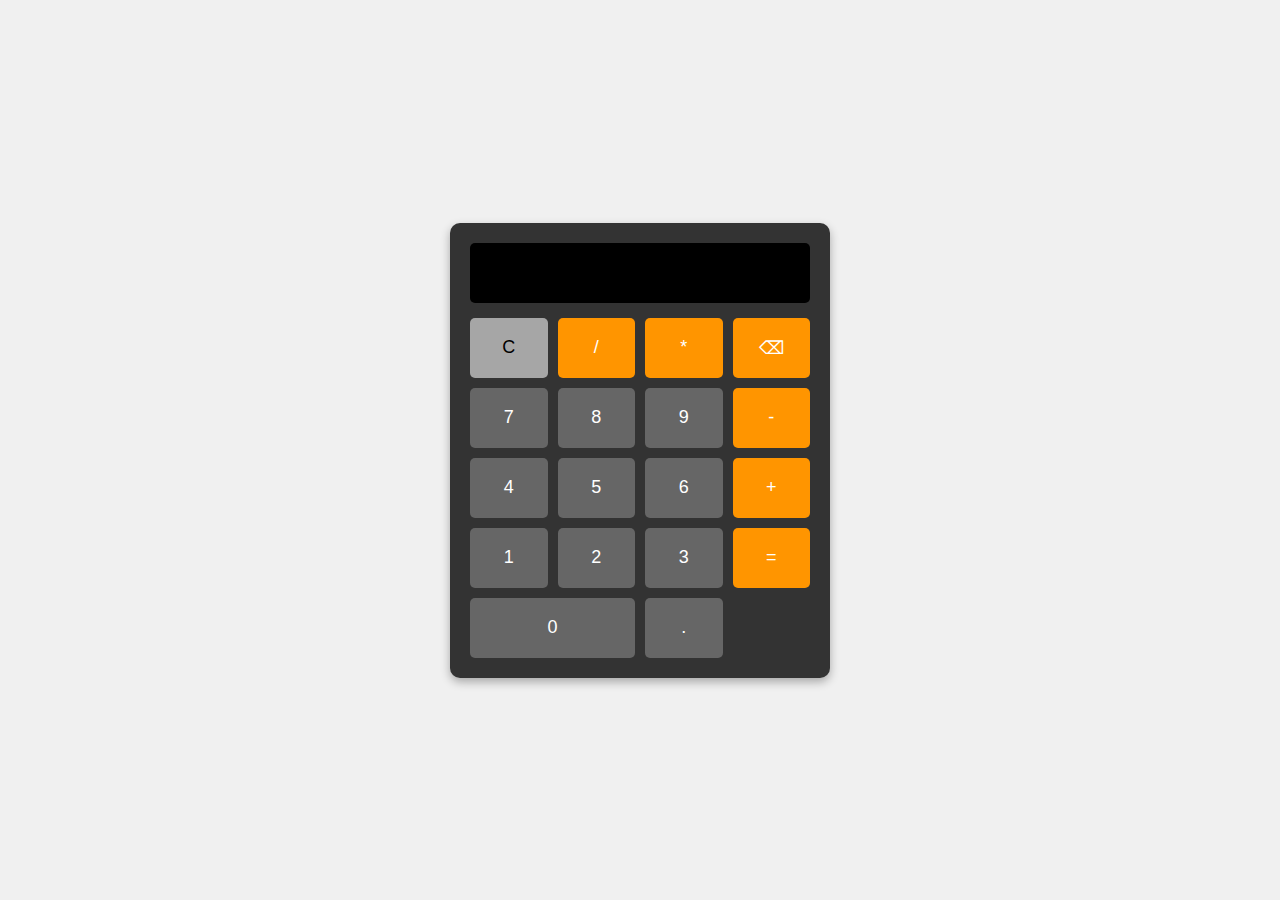
<file: index.html>
<!DOCTYPE html>
<html lang="en">
<head>
    <meta charset="UTF-8">
    <meta name="viewport" content="width=device-width, initial-scale=1.0">
    <title>Basic Calculator</title>
    <link rel="stylesheet" href="style.css">
</head>
<body>
    <div class="calculator">
        <div class="display">
            <input type="text" id="display" readonly>
        </div>
        <div class="buttons">
            <button class="btn clear" onclick="clearDisplay()">C</button>
            <button class="btn operator" onclick="appendToDisplay('/')">/</button>
            <button class="btn operator" onclick="appendToDisplay('*')">*</button>
            <button class="btn operator" onclick="deleteLastChar()">⌫</button>
            
            <button class="btn number" onclick="appendToDisplay('7')">7</button>
            <button class="btn number" onclick="appendToDisplay('8')">8</button>
            <button class="btn number" onclick="appendToDisplay('9')">9</button>
            <button class="btn operator" onclick="appendToDisplay('-')">-</button>
            
            <button class="btn number" onclick="appendToDisplay('4')">4</button>
            <button class="btn number" onclick="appendToDisplay('5')">5</button>
            <button class="btn number" onclick="appendToDisplay('6')">6</button>
            <button class="btn operator" onclick="appendToDisplay('+')">+</button>
            
            <button class="btn number" onclick="appendToDisplay('1')">1</button>
            <button class="btn number" onclick="appendToDisplay('2')">2</button>
            <button class="btn number" onclick="appendToDisplay('3')">3</button>
            <button class="btn equals" onclick="calculateResult()" rowspan="2">=</button>
            
            <button class="btn number zero" onclick="appendToDisplay('0')">0</button>
            <button class="btn number" onclick="appendToDisplay('.')">.</button>
        </div>
    </div>
    <script src="script.js"></script>
</body>
</html>
</file>
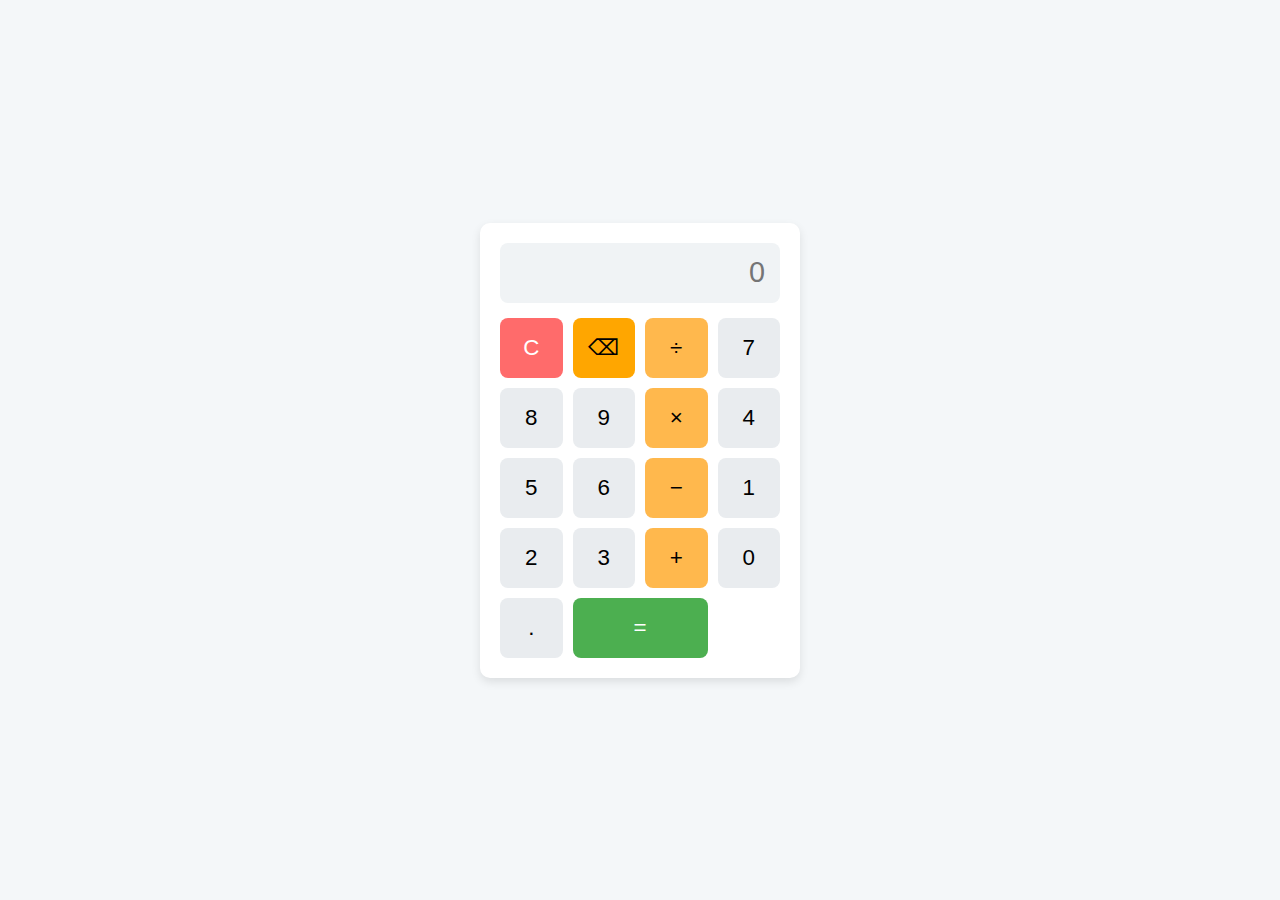
<file: calculator/index.html>
<!DOCTYPE html>
<html lang="en">
  <head>
    <meta charset="UTF-8" />
    <meta name="viewport" content="width=device-width, initial-scale=1.0" />
    <title>Basic Calculator</title>
    <link rel="stylesheet" href="style.css" />
  </head>
  <body>
    <main class="calculator">
      <input
        type="text"
        id="display"
        class="calculator__display"
        readonly
        placeholder="0"
      />

      <div class="calculator__keys">
        <button class="key" data-action="clear">C</button>
        <button class="key" data-action="delete">⌫</button>
        <button class="key" data-action="divide">÷</button>

        <button class="key">7</button>
        <button class="key">8</button>
        <button class="key">9</button>
        <button class="key" data-action="multiply">×</button>

        <button class="key">4</button>
        <button class="key">5</button>
        <button class="key">6</button>
        <button class="key" data-action="subtract">−</button>

        <button class="key">1</button>
        <button class="key">2</button>
        <button class="key">3</button>
        <button class="key" data-action="add">+</button>

        <button class="key">0</button>
        <button class="key">.</button>
        <button class="key" data-action="calculate" id="equals">=</button>
      </div>
    </main>

    <script src="script.js"></script>
  </body>
</html>
</file>
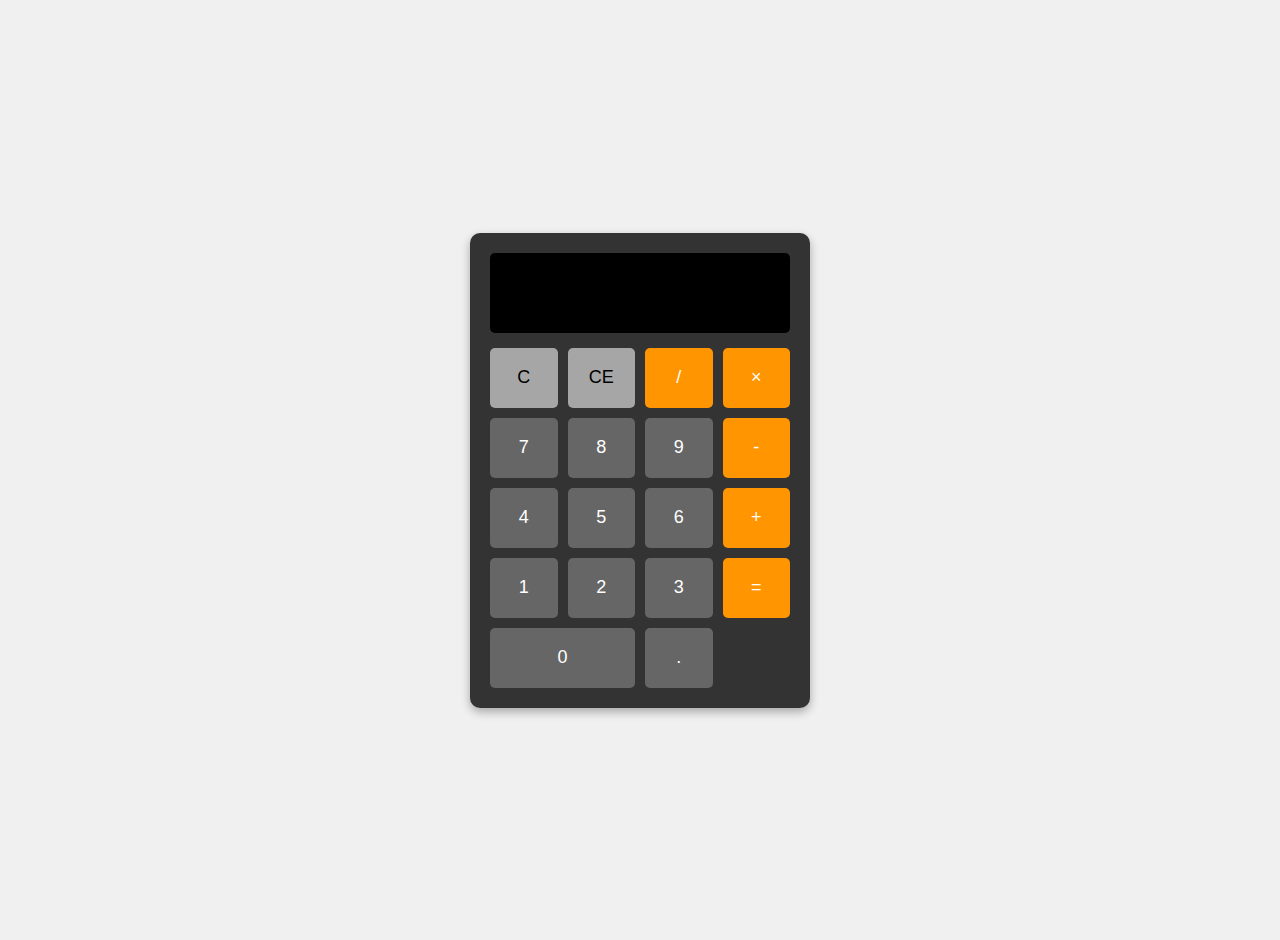
<file: calculator.html>
<!DOCTYPE html>
<html lang="en">
<head>
    <meta charset="UTF-8">
    <meta name="viewport" content="width=device-width, initial-scale=1.0">
    <title>Basic Calculator</title>
    <style>
        body {
            margin: 0;
            padding: 20px;
            font-family: Arial, sans-serif;
            background-color: #f0f0f0;
            display: flex;
            justify-content: center;
            align-items: center;
            min-height: 100vh;
        }

        .calculator {
            background-color: #333;
            padding: 20px;
            border-radius: 10px;
            box-shadow: 0 4px 10px rgba(0, 0, 0, 0.3);
            width: 300px;
        }

        .display {
            width: 100%;
            height: 80px;
            font-size: 32px;
            text-align: right;
            padding: 10px;
            margin-bottom: 15px;
            background-color: #000;
            color: #fff;
            border: none;
            border-radius: 5px;
            box-sizing: border-box;
        }

        .buttons {
            display: grid;
            grid-template-columns: repeat(4, 1fr);
            gap: 10px;
        }

        button {
            height: 60px;
            font-size: 18px;
            border: none;
            border-radius: 5px;
            cursor: pointer;
            transition: background-color 0.2s;
        }

        .number, .decimal {
            background-color: #666;
            color: #fff;
        }

        .number:hover, .decimal:hover {
            background-color: #777;
        }

        .operator {
            background-color: #ff9500;
            color: #fff;
        }

        .operator:hover {
            background-color: #ffb143;
        }

        .clear {
            background-color: #a6a6a6;
            color: #000;
        }

        .clear:hover {
            background-color: #b8b8b8;
        }

        .equals {
            background-color: #ff9500;
            color: #fff;
        }

        .equals:hover {
            background-color: #ffb143;
        }

        .zero {
            grid-column: span 2;
        }
    </style>
</head>
<body>
    <div class="calculator">
        <input type="text" class="display" id="display" readonly>
        <div class="buttons">
            <button class="clear" onclick="clearDisplay()">C</button>
            <button class="clear" onclick="clearEntry()">CE</button>
            <button class="operator" onclick="appendToDisplay('/')">/</button>
            <button class="operator" onclick="appendToDisplay('*')">×</button>
            
            <button class="number" onclick="appendToDisplay('7')">7</button>
            <button class="number" onclick="appendToDisplay('8')">8</button>
            <button class="number" onclick="appendToDisplay('9')">9</button>
            <button class="operator" onclick="appendToDisplay('-')">-</button>
            
            <button class="number" onclick="appendToDisplay('4')">4</button>
            <button class="number" onclick="appendToDisplay('5')">5</button>
            <button class="number" onclick="appendToDisplay('6')">6</button>
            <button class="operator" onclick="appendToDisplay('+')">+</button>
            
            <button class="number" onclick="appendToDisplay('1')">1</button>
            <button class="number" onclick="appendToDisplay('2')">2</button>
            <button class="number" onclick="appendToDisplay('3')">3</button>
            <button class="equals" onclick="calculate()" rowspan="2">=</button>
            
            <button class="number zero" onclick="appendToDisplay('0')">0</button>
            <button class="decimal" onclick="appendToDisplay('.')">.</button>
        </div>
    </div>

    <script>
        let display = document.getElementById('display');
        let currentInput = '';
        let operator = '';
        let previousInput = '';

        function appendToDisplay(value) {
            if (['+', '-', '*', '/'].includes(value)) {
                if (currentInput === '' && previousInput === '') {
                    return;
                }
                
                if (operator !== '' && currentInput !== '') {
                    calculate();
                }
                
                operator = value;
                previousInput = currentInput;
                currentInput = '';
                display.value = previousInput + ' ' + (value === '*' ? '×' : value) + ' ';
            } else if (value === '.') {
                if (currentInput.includes('.')) {
                    return;
                }
                currentInput += value;
                display.value = (previousInput && operator ? previousInput + ' ' + (operator === '*' ? '×' : operator) + ' ' + currentInput : currentInput);
            } else {
                currentInput += value;
                display.value = (previousInput && operator ? previousInput + ' ' + (operator === '*' ? '×' : operator) + ' ' + currentInput : currentInput);
            }
        }

        function calculate() {
            if (previousInput === '' || currentInput === '' || operator === '') {
                return;
            }

            let result;
            const prev = parseFloat(previousInput);
            const current = parseFloat(currentInput);

            switch (operator) {
                case '+':
                    result = prev + current;
                    break;
                case '-':
                    result = prev - current;
                    break;
                case '*':
                    result = prev * current;
                    break;
                case '/':
                    if (current === 0) {
                        alert('Cannot divide by zero');
                        return;
                    }
                    result = prev / current;
                    break;
                default:
                    return;
            }

            display.value = result;
            currentInput = result.toString();
            operator = '';
            previousInput = '';
        }

        function clearDisplay() {
            currentInput = '';
            operator = '';
            previousInput = '';
            display.value = '';
        }

        function clearEntry() {
            currentInput = '';
            display.value = previousInput && operator ? previousInput + ' ' + (operator === '*' ? '×' : operator) + ' ' : '';
        }

        // Keyboard support
        document.addEventListener('keydown', function(event) {
            const key = event.key;
            
            if (key >= '0' && key <= '9') {
                appendToDisplay(key);
            } else if (key === '.') {
                appendToDisplay('.');
            } else if (['+', '-', '*', '/'].includes(key)) {
                appendToDisplay(key);
            } else if (key === 'Enter' || key === '=') {
                calculate();
            } else if (key === 'Escape') {
                clearDisplay();
            } else if (key === 'Backspace') {
                clearEntry();
            }
        });
    </script>
</body>
</html>
</file>
<file: style.css>
* {
    box-sizing: border-box;
    margin: 0;
    padding: 0;
}

body {
    font-family: Arial, sans-serif;
    display: flex;
    justify-content: center;
    align-items: center;
    min-height: 100vh;
    background-color: #f0f0f0;
}

.calculator {
    background-color: #333;
    padding: 20px;
    border-radius: 10px;
    box-shadow: 0 4px 10px rgba(0, 0, 0, 0.3);
}

.display {
    margin-bottom: 15px;
}

.display input {
    width: 100%;
    height: 60px;
    font-size: 24px;
    text-align: right;
    padding: 0 15px;
    background-color: #000;
    color: #fff;
    border: none;
    border-radius: 5px;
    outline: none;
}

.buttons {
    display: grid;
    grid-template-columns: repeat(4, 1fr);
    gap: 10px;
}

.btn {
    height: 60px;
    font-size: 18px;
    border: none;
    border-radius: 5px;
    cursor: pointer;
    transition: background-color 0.2s;
}

.btn:hover {
    opacity: 0.8;
}

.btn:active {
    transform: scale(0.95);
}

.btn.number {
    background-color: #666;
    color: #fff;
}

.btn.operator {
    background-color: #ff9500;
    color: #fff;
}

.btn.clear {
    background-color: #a6a6a6;
    color: #000;
}

.btn.equals {
    background-color: #ff9500;
    color: #fff;
    grid-row: span 2;
}

.btn.zero {
    grid-column: span 2;
}

.btn.number:hover {
    background-color: #777;
}

.btn.operator:hover {
    background-color: #ffb143;
}

.btn.clear:hover {
    background-color: #b8b8b8;
}

.btn.equals:hover {
    background-color: #ffb143;
}
</file>
<file: calculator/style.css>
/* Basic styling for the calculator */

* {
  box-sizing: border-box;
  margin: 0;
  padding: 0;
  font-family: Arial, Helvetica, sans-serif;
}

body {
  display: flex;
  justify-content: center;
  align-items: center;
  min-height: 100vh;
  background-color: #f4f7f9;
}

.calculator {
  background-color: #ffffff;
  border-radius: 10px;
  box-shadow: 0 4px 10px rgba(0, 0, 0, 0.1);
  padding: 20px;
  width: 320px;
}

.calculator__display {
  width: 100%;
  height: 60px;
  border: none;
  background-color: #f0f3f5;
  border-radius: 8px;
  font-size: 1.8rem;
  text-align: right;
  padding: 0 15px;
  margin-bottom: 15px;
}

.calculator__keys {
  display: grid;
  grid-template-columns: repeat(4, 1fr);
  grid-gap: 10px;
}

.key {
  height: 60px;
  font-size: 1.4rem;
  border: none;
  border-radius: 8px;
  background-color: #e9ecef;
  cursor: pointer;
  transition: background-color 0.2s ease;
}

.key:hover {
  background-color: #d6dbdf;
}

/* Highlight operator and equals buttons */
.key[data-action="add"],
.key[data-action="subtract"],
.key[data-action="multiply"],
.key[data-action="divide"] {
  background-color: #ffb84d;
}

.key[data-action="calculate"] {
  grid-column: span 2;
  background-color: #4caf50;
  color: white;
}

.key[data-action="clear"] {
  background-color: #ff6b6b;
  color: white;
}

.key[data-action="delete"] {
  background-color: #ffa600;
}

.key:active {
  transform: translateY(1px);
}
</file>
